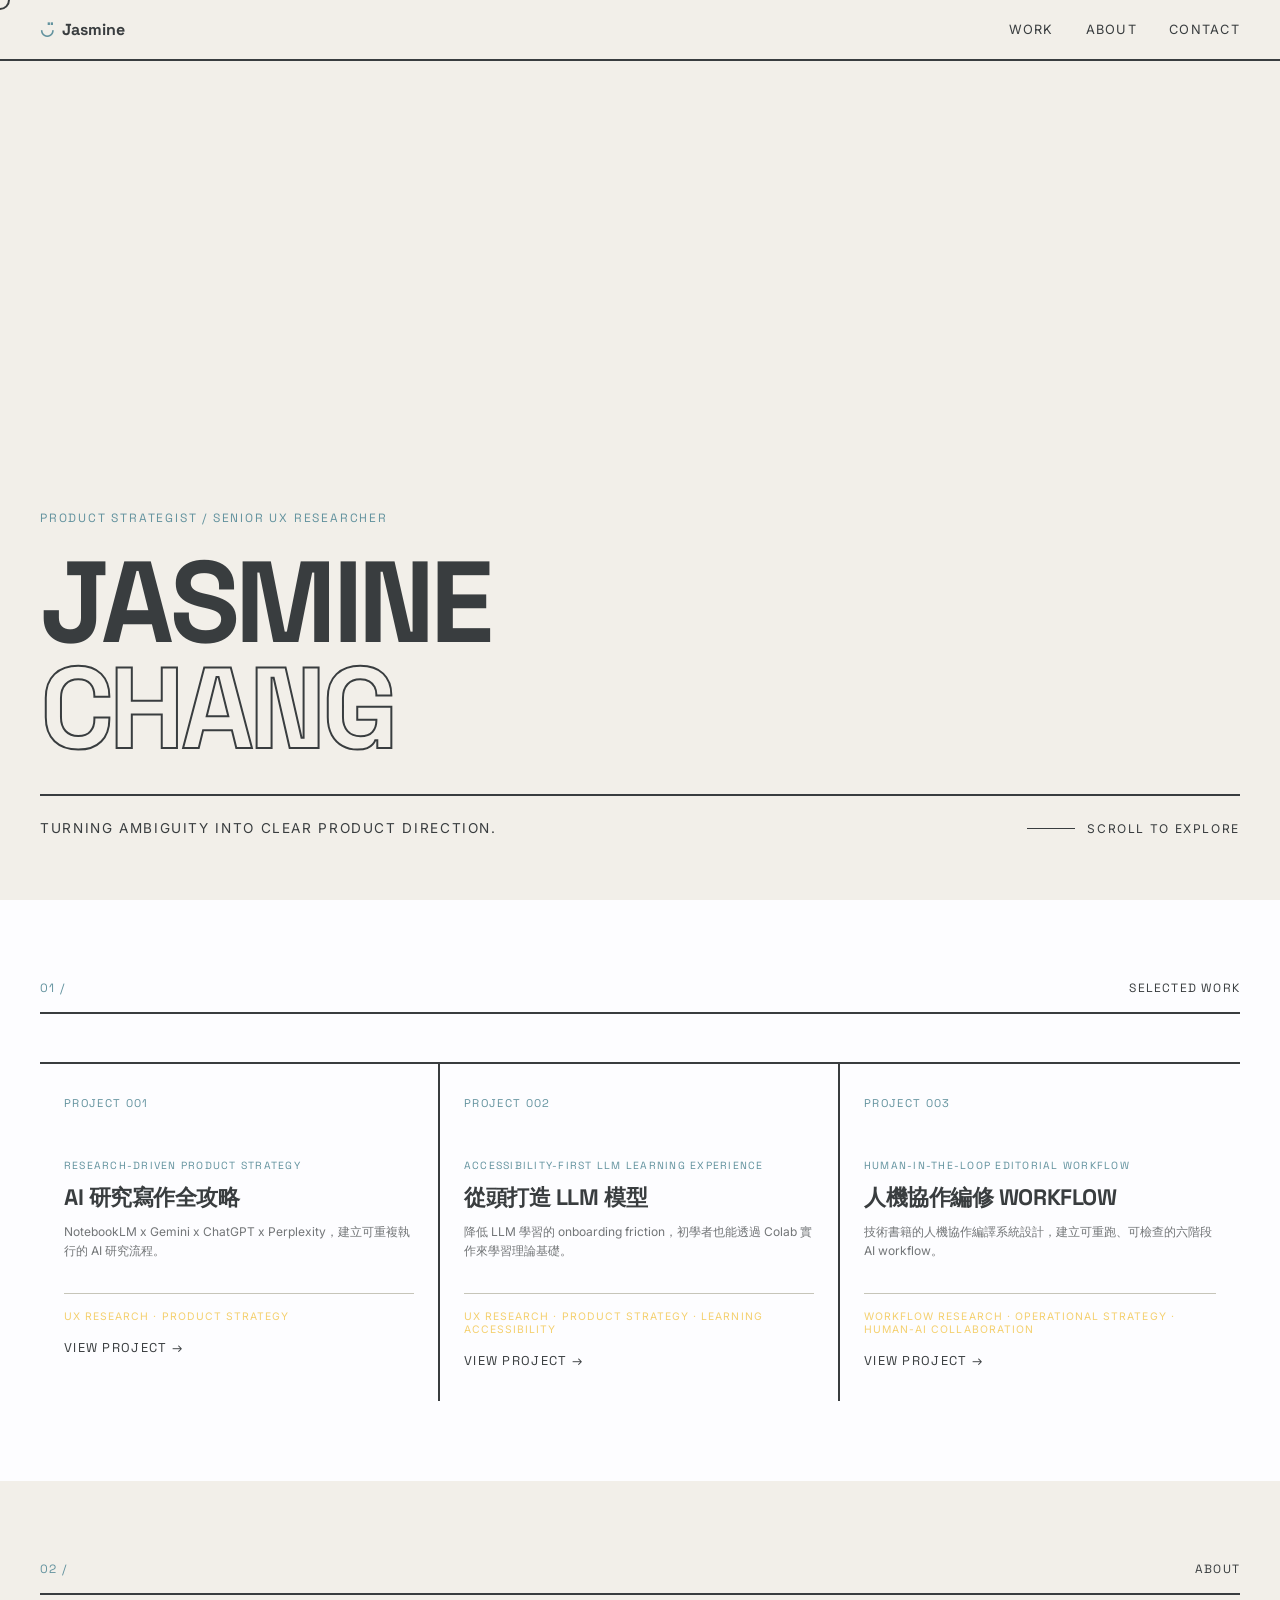
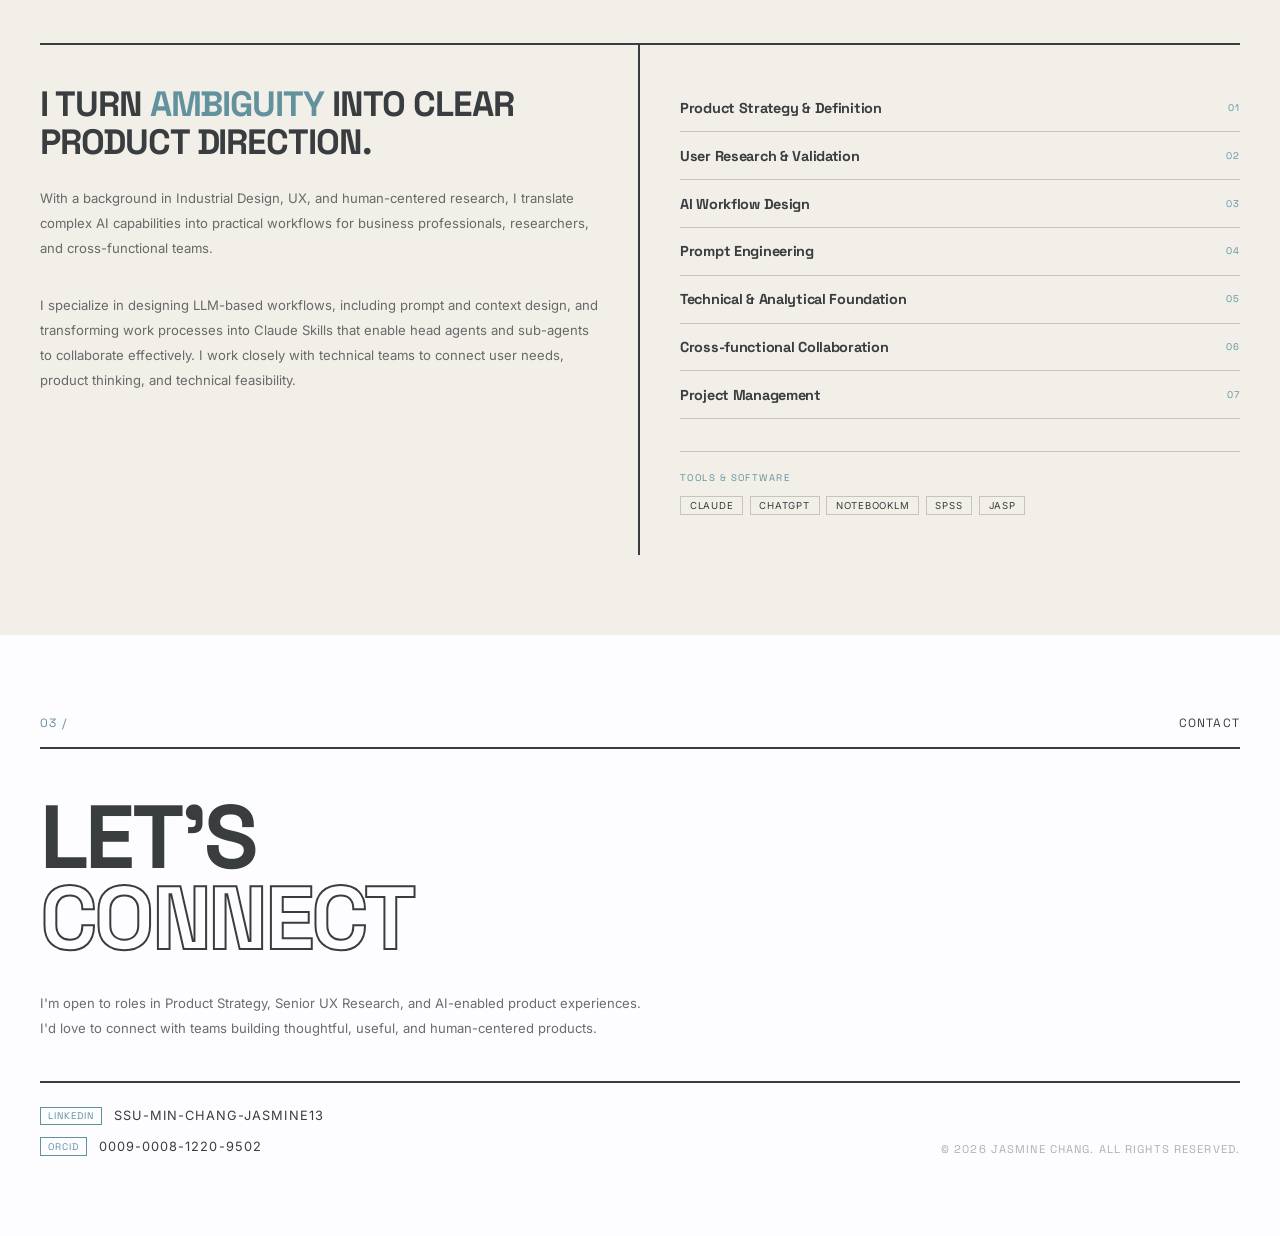
<file: index.html>
<!DOCTYPE html>
<html lang="en">
<head>
<meta charset="UTF-8"/>
<meta name="viewport" content="width=device-width, initial-scale=1.0"/>
<title>Jasmine Chang</title>
<meta name="description" content="Portfolio of Jasmine Chang — Product Strategist and Senior UX Researcher specializing in AI workflow design and human-centered product experiences.">
<link rel="preconnect" href="https://fonts.googleapis.com">
<link rel="preconnect" href="https://fonts.gstatic.com" crossorigin>
<link href="https://fonts.googleapis.com/css2?family=Inter:wght@400;500;700;900&family=Space+Grotesk:wght@400;500;700&display=swap" rel="stylesheet">
<link rel="stylesheet" href="style.css">
</head>
<body>
<!-- Custom cursor element. The movement is controlled in script.js. -->
<div id="cursor"></div>
<!-- Fixed top navigation. The links jump to sections by id, e.g. href="#work". -->
<nav>
  <div class="nav-logo"><span class="text-logo">◡̈</span> Jasmine</div>
  <div class="nav-links">
    <a href="#work">Work</a>
    <a href="#about">About</a>
    <a href="#contact">Contact</a>
  </div>
</nav>

<!-- HERO: first screen visitors see. Edit your positioning statement and name here. -->
<section id="hero">
  <p class="hero-tag">Product Strategist / Senior UX Researcher</p>
  <h1 class="hero-title">
    <span>Jasmine</span>
    <span class="outline">Chang</span>
  </h1>
  <div class="hero-sub">
    <span>Turning ambiguity into clear product direction.</span>
    <div class="hero-scroll"><div class="scroll-line"></div><span>Scroll to explore</span></div>
  </div>
</section>

<!-- WORK: project cards. Cards use data-modal-index; click/keydown is bound in script.js. -->
<section id="work">
  <div class="section-header">
    <span class="section-num">01 /</span>
    <span class="section-title-label">Selected Work</span>
  </div>
  <div class="projects-grid">
    <div class="project-card reveal" data-modal-index="0" role="button" tabindex="0">
      <div class="proj-num">Project 001</div>
      <div class="proj-capability">Research-Driven Product Strategy</div>
      <div class="proj-name">AI 研究寫作全攻略</div>
      <div class="proj-desc">NotebookLM x Gemini x ChatGPT x Perplexity，建立可重複執行的 AI 研究流程。</div>
      <div class="proj-border">
        <div class="proj-tags">UX Research · Product Strategy</div>
        <div class="proj-arrow">View Project →</div>
      </div>
    </div>
    <div class="project-card reveal" data-modal-index="1" role="button" tabindex="0">
      <div class="proj-num">Project 002</div>
      <div class="proj-capability">Accessibility-First LLM Learning Experience</div>
      <div class="proj-name">從頭打造 LLM 模型</div>
      <div class="proj-desc">降低 LLM 學習的 onboarding friction，初學者也能透過 Colab 實作來學習理論基礎。</div>
      <div class="proj-border">
        <div class="proj-tags">UX Research · Product Strategy · Learning Accessibility</div>
        <div class="proj-arrow">View Project →</div>
      </div>
    </div>
    <div class="project-card reveal" data-modal-index="2" role="button" tabindex="0">
      <div class="proj-num">Project 003</div>
      <div class="proj-capability">Human-in-the-loop Editorial Workflow</div>
      <div class="proj-name">人機協作編修 workflow</div>
      <div class="proj-desc">技術書籍的人機協作編譯系統設計，建立可重跑、可檢查的六階段 AI workflow。</div>
      <div class="proj-border">
        <div class="proj-tags">Workflow Research · Operational Strategy · Human-AI Collaboration</div>
        <div class="proj-arrow">View Project →</div>
      </div>
    </div>
  </div>
</section>

<!-- ABOUT: your professional summary, core skills, and tools. -->
<section id="about">
  <div class="section-header">
    <span class="section-num">02 /</span>
    <span class="section-title-label">About</span>
  </div>
  <div class="about-grid">
    <div class="about-left reveal">
      <div class="about-big">I turn <span class="accent">ambiguity</span> into clear product direction.</div>
      <p class="about-body">With a background in Industrial Design, UX, and human-centered research, I translate complex AI capabilities into practical workflows for business professionals, researchers, and cross-functional teams.</p>
      <p class="about-body about-body-spaced">I specialize in designing LLM-based workflows, including prompt and context design, and transforming work processes into Claude Skills that enable head agents and sub-agents to collaborate effectively. I work closely with technical teams to connect user needs, product thinking, and technical feasibility.</p>
    </div>
    <div class="about-right reveal">
      <ul class="skills-list">
        <li><span class="skill-name">Product Strategy &amp; Definition</span><span class="skill-num">01</span></li>
        <li><span class="skill-name">User Research &amp; Validation</span><span class="skill-num">02</span></li>
        <li><span class="skill-name">AI Workflow Design</span><span class="skill-num">03</span></li>
        <li><span class="skill-name">Prompt Engineering</span><span class="skill-num">04</span></li>
        <li><span class="skill-name">Technical &amp; Analytical Foundation</span><span class="skill-num">05</span></li>
        <li><span class="skill-name">Cross-functional Collaboration</span><span class="skill-num">06</span></li>
        <li><span class="skill-name">Project Management</span><span class="skill-num">07</span></li>
      </ul>
      <div class="tools-block">
        <div class="tools-label">Tools &amp; Software</div>
        <div class="tools-chips">
          <span class="m-chip">Claude</span><span class="m-chip">ChatGPT</span><span class="m-chip">NotebookLM</span><span class="m-chip">SPSS</span><span class="m-chip">JASP</span>
        </div>
      </div>
    </div>
  </div>
</section>

<!-- CONTACT: external links. Use rel="noopener noreferrer" for links opened in a new tab. -->
<section id="contact">
  <div class="section-header">
    <span class="section-num">03 /</span>
    <span class="section-title-label">Contact</span>
  </div>
  <div class="contact-big reveal"><div>Let's</div><div class="outline">Connect</div></div>
  <div class="reveal contact-intro">
    <p class="contact-intro-text">I'm open to roles in Product Strategy, Senior UX Research, and AI-enabled product experiences.</p>
    <p class="contact-intro-text">I'd love to connect with teams building thoughtful, useful, and human-centered products.</p>
  </div>
  <div class="contact-row reveal">
    <div class="contact-links-col">
      <a href="https://www.linkedin.com/in/ssu-min-chang-jasmine13" target="_blank" rel="noopener noreferrer" class="contact-link"><span class="contact-badge">LinkedIn</span>ssu-min-chang-jasmine13</a>
      <a href="https://orcid.org/0009-0008-1220-9502" target="_blank" rel="noopener noreferrer" class="contact-link"><span class="contact-badge">ORCID</span>0009-0008-1220-9502</a>
    </div>
    <div class="contact-copy">© 2026 Jasmine Chang. All rights reserved.</div>
  </div>
</section>

<!-- MODAL CONTAINER: starts empty; script.js fills #modal-box with the selected project. -->
<div class="modal-overlay" id="modal">
  <div class="modal" id="modal-box"></div>
</div>

<script src="script.js"></script>
</body>
</html>
</file>
<file: style.css>
/*
  style.css
  -----------------------------
  This file controls the visual design of the portfolio.
  
  How to read this file:
  1. :root stores global design tokens such as colors and fonts.
  2. Styles are grouped by page/module: nav, hero, work cards, modal, product block, about, contact.
  3. Default desktop/shared styles come first. Mobile overrides live at the bottom in @media(max-width:768px).
  4. When possible, use reusable class names instead of inline style attributes in JavaScript.
  
  Common things to edit:
  - Colors: change the CSS variables in :root.
  - Spacing: look for padding, margin, and gap.
  - Typography: look for font-size, line-height, font-weight, and letter-spacing.
  - Mobile layout: edit the @media block near the bottom.
*/

/* Reset: removes browser default spacing and makes sizing easier to predict. */

*{
  margin:0;
  padding:0;
  box-sizing:border-box;
}

/* Design tokens: change these values to update colors/fonts across the site. */

:root{
  /* Brand color palette */
  --black:#393D3F;
  --white:#FDFDFF;
  --warm:#F2EFE9;
  --accent:#62929E;
  --accent2:#546A7B;
  --orange:#F4D06F;
  --divider:#C6C5B9;
  /* Semantic colors */
  --text:var(--black);
  --surface:var(--white);
  --surface-warm:var(--warm);
  --primary:var(--accent2);
  --primary-soft:var(--accent);
  --highlight:var(--orange);
  /* Borders */
  --border:2px solid var(--text);
  --border-light:1px solid var(--divider);
  /* Typography */
  --display:'Space Grotesk', 'Helvetica Neue', Arial, sans-serif;
  --body:'Inter', 'Helvetica Neue', Arial, sans-serif;
  /* Typography scale */
  --text-3xs:.55rem;
  --text-2xs:.58rem;
  --text-xs:.6rem;
  --text-sm:.65rem;
  --text-sm-plus:.68rem;
  --text-md:.7rem;
  --text-md-plus:.72rem;
  --text-label:.75rem;
  --text-body-sm:.78rem;
  --text-body:.8rem;
  --text-body-lg:.82rem;
  --text-subtitle:.85rem;
  --text-lg:.9rem;
  --text-xl:.95rem;
  --text-2xl:1rem;
  --text-2xl-plus:1.1rem;
  --text-project-title:1.4rem;
  --text-modal-title-mobile:1.65rem;
  --text-outcome:2rem;
  /* Transparent / supporting color tokens */
  --overlay-dark:rgba(57,61,63,.8);
  --line-subtle:rgba(57,61,63,.08);
  --line-neutral:rgba(0,0,0,.1);
  --line-on-primary:rgba(255,255,255,.1);
  --hover-text-muted:rgba(255,255,255,.6);
  --hover-border-muted:rgba(255,255,255,.3);
  --highlight-border:#D4AA3A;
  --highlight-text:#5A4200;
}

/* Global page base styles. */

body{
  background:var(--surface-warm);
  color:var(--text);
  font-family:var(--body);
  cursor:none;
  overflow-x:hidden;
}

/* Custom desktop cursor. It is hidden on mobile in the media query. */

#cursor{
  position:fixed;
  width:20px;
  height:20px;
  border:2px solid var(--text);
  border-radius:50%;
  pointer-events:none;
  transform:translate(-50%,-50%);
  transition:width .15s,height .15s,background .15s;
  z-index:9999;
}

#cursor.hover{
  width:40px;
  height:40px;
  background:var(--primary-soft);
  border-color:var(--primary-soft);
  opacity:.5;
}

/* Top navigation bar. It is fixed so it stays visible while scrolling. */

nav{
  position:fixed;
  top:0;
  left:0;
  right:0;
  padding:1.2rem 2.5rem;
  display:flex;
  justify-content:space-between;
  align-items:center;
  border-bottom:var(--border);
  background:var(--surface-warm);
  z-index:100;
}

.nav-logo{
  font-family:var(--display);
  font-size:var(--text-2xl);
  font-weight:700;
}

.text-logo{
  letter-spacing:0;
  margin-right:.25rem;
  color:var(--primary-soft);
}

.nav-links{
  display:flex;
  gap:2rem;
}

.nav-links a{
  font-family:var(--body);
  font-size:var(--text-body);
  text-decoration:none;
  color:var(--text);
  text-transform:uppercase;
  letter-spacing:.1em;
  cursor:none;
}

.nav-links a:hover{
  color:var(--primary-soft);
}

section{
  padding:0 2.5rem;
}

/* Hero section: first-screen layout and spacing. */

#hero{
  min-height:100vh;
  display:flex;
  flex-direction:column;
  justify-content:flex-end;
  padding-bottom:4rem;
  background:var(--surface-warm);
}

.hero-tag{
  font-family:var(--display);
  font-size:var(--text-label);
  text-transform:uppercase;
  letter-spacing:.15em;
  color:var(--primary-soft);
  margin-bottom:1.5rem;
  margin-top:6rem;
}

.hero-title{
  font-family:var(--display);
  font-size:clamp(3.5rem,9vw,9rem);
  line-height:.92;
  font-weight:700;
  letter-spacing:-.04em;
  text-transform:uppercase;
  margin-bottom:2rem;
}

.hero-title span{
  display:block;
}

.hero-title .outline{
  -webkit-text-stroke:2px var(--text);
  color:transparent;
}

.hero-sub{
  font-family:var(--body);
  font-size:var(--text-subtitle);
  text-transform:uppercase;
  letter-spacing:.12em;
  border-top:var(--border);
  padding-top:1.5rem;
  display:flex;
  justify-content:space-between;
  align-items:center;
}

.scroll-line{
  width:3rem;
  height:1px;
  background:var(--text);
}

.hero-scroll{
  display:flex;
  align-items:center;
  gap:.75rem;
  font-size:var(--text-label);
}

/* Work section: project card grid. */

#work{
  padding-top:5rem;
  padding-bottom:5rem;
  background:var(--surface);
}

.section-header{
  display:flex;
  justify-content:space-between;
  align-items:baseline;
  margin-bottom:3rem;
  padding-bottom:1rem;
  border-bottom:var(--border);
}

.section-num{
  font-family:var(--display);
  font-size:var(--text-label);
  color:var(--primary-soft);
  text-transform:uppercase;
  letter-spacing:.1em;
}

.section-title-label{
  font-family:var(--display);
  font-size:var(--text-label);
  text-transform:uppercase;
  letter-spacing:.1em;
}

/* Desktop project layout: three columns. Mobile changes this to one column. */

.projects-grid{
  display:grid;
  grid-template-columns:repeat(3, 1fr);
  border-top:var(--border);
}

/* Project cards: clickable cards that open the modal. */

.project-card{
  border-right:var(--border);
  padding:2rem 1.5rem;
  cursor:none;
  position:relative;
  overflow:hidden;
  background:var(--surface);
}

.project-card:last-child{
  border-right:none;
}

.project-card::before{
  content:'';
  position:absolute;
  inset:0;
  background:var(--primary);
  transform:translateY(100%);
  transition:transform .35s cubic-bezier(.77,0,.18,1);
  z-index:0;
}

.project-card:hover::before{
  transform:translateY(0);
}

.project-card:focus-visible{
  outline:3px solid var(--highlight);
  outline-offset:4px;
}

.project-card:hover .proj-name,.project-card:hover .proj-capability,.project-card:hover .proj-desc{
  color:var(--surface);
}

.project-card:hover .proj-num{
  color:var(--hover-text-muted);
}

.project-card:hover .proj-border{
  border-color:var(--hover-border-muted);
}

.project-card:hover .proj-arrow{
  color:var(--surface);
}

.proj-num{
  font-family:var(--display);
  font-size:var(--text-md);
  letter-spacing:.12em;
  text-transform:uppercase;
  color:var(--primary-soft);
  position:relative;
  z-index:1;
  margin-bottom:3rem;
  transition:color .2s;
}

.proj-capability{
  font-family:var(--display);
  font-size:var(--text-sm);
  text-transform:uppercase;
  letter-spacing:.12em;
  color:var(--primary-soft);
  position:relative;
  z-index:1;
  margin-bottom:.75rem;
  line-height:1.5;
  transition:color .2s;
}

.proj-name{
  font-family:var(--display);
  font-size:var(--text-project-title);
  font-weight:900;
  text-transform:uppercase;
  letter-spacing:-.02em;
  line-height:1.1;
  position:relative;
  z-index:1;
  margin-bottom:.75rem;
  transition:color .2s;
}

.proj-desc{
  font-size:var(--text-label);
  line-height:1.6;
  position:relative;
  z-index:1;
  margin-bottom:2rem;
  opacity:.7;
  transition:color .2s;
}

.proj-border{
  border-top:1px solid var(--divider);
  padding-top:1rem;
  position:relative;
  z-index:1;
  transition:border-color .2s;
}

.proj-tags{
  font-size:var(--text-sm);
  text-transform:uppercase;
  letter-spacing:.1em;
  margin-bottom:1rem;
  color:var(--highlight);
  opacity:1;
}

.proj-arrow{
  font-family:var(--display);
  font-size:var(--text-body);
  text-transform:uppercase;
  letter-spacing:.1em;
  cursor:none;
  transition:color .2s;
}

/* Modal overlay: full-screen background behind the project detail window. */

.modal-overlay{
  position:fixed;
  inset:0;
  background:var(--overlay-dark);
  z-index:200;
  display:flex;
  align-items:center;
  justify-content:center;
  opacity:0;
  pointer-events:none;
  transition:opacity .3s;
}

.modal-overlay.active{
  opacity:1;
  pointer-events:all;
}

/* Modal box: scrollable project detail content. */

.modal{
  background:var(--surface);
  border:var(--border);
  width:min(720px,92vw);
  max-height:85vh;
  overflow-y:auto;
  transform:translateY(20px);
  transition:transform .3s;
}

.modal-overlay.active .modal{
  transform:translateY(0);
}

.modal-topbar{
  padding:1.2rem 1.5rem;
  border-bottom:var(--border);
  display:flex;
  justify-content:space-between;
  align-items:center;
  position:sticky;
  top:0;
  background:var(--surface);
  z-index:10;
}

.modal-proj-num{
  font-family:var(--display);
  font-size:var(--text-sm);
  text-transform:uppercase;
  letter-spacing:.15em;
  color:var(--primary-soft);
}

.modal-close{
  font-size:var(--text-md);
  cursor:none;
  background:none;
  font-family:var(--display);
  color:var(--text);
  padding:.3rem .7rem;
  border:1px solid var(--text);
  text-transform:uppercase;
  letter-spacing:.08em;
}

.modal-close:hover{
  background:var(--text);
  color:var(--surface);
}

.modal-hero{
  padding:2rem 1.5rem;
  border-bottom:1px solid var(--divider);
}

.modal-name{
  font-family:var(--display);
  font-size:clamp(1.6rem,4vw,2.8rem);
  font-weight:900;
  text-transform:uppercase;
  letter-spacing:-.04em;
  line-height:.95;
  margin-bottom:1rem;
}

.modal-subtitle{
  font-size:var(--text-body-sm);
  opacity:.6;
  line-height:1.6;
}

.m-tag{
  font-family:var(--body);
  font-size:var(--text-xs);
  text-transform:uppercase;
  letter-spacing:.1em;
  padding:.25rem .6rem;
  border:1px solid var(--text);
}

.m-tag.hi{
  background:var(--primary);
  border-color:var(--primary);
  color:var(--surface);
}

.tldr-block{
  margin:1.5rem 1.5rem .75rem;
  border:var(--border);
  background:var(--primary);
  color:var(--surface);
  padding:1.5rem;
}

.tldr-label{
  font-family:var(--display);
  font-size:var(--text-xs);
  text-transform:uppercase;
  letter-spacing:.15em;
  color:var(--highlight);
  margin-bottom:1rem;
}

.tldr-grid{
  display:grid;
  grid-template-columns:1fr 1fr;
  gap:1rem;
}

.tldr-key{
  font-family:var(--display);
  font-size:var(--text-xs);
  text-transform:uppercase;
  letter-spacing:.1em;
  opacity:.5;
  margin-bottom:.3rem;
}

.tldr-val{
  font-family:var(--body);
  font-size:var(--text-body-sm);
  line-height:1.6;
}

.tldr-val.accent{
  color:var(--highlight);
}

.flow-block{
  margin:0 1.5rem 1.5rem;
  border:var(--border);
  padding:1.5rem;
}

.flow-label{
  font-family:var(--display);
  font-size:var(--text-xs);
  text-transform:uppercase;
  letter-spacing:.15em;
  color:var(--primary-soft);
  margin-bottom:1.25rem;
}

.flow-steps{
  display:flex;
  flex-direction:column;
  align-items:stretch;
}

.flow-step{
  border:1px solid var(--divider);
  padding:.85rem 1.25rem;
  display:flex;
  align-items:baseline;
  gap:1rem;
  background:var(--surface-warm);
}

.flow-step-tag{
  font-family:var(--display);
  font-size:var(--text-xs);
  text-transform:uppercase;
  letter-spacing:.12em;
  color:var(--surface);
  background:var(--primary);
  padding:.2rem .55rem;
  white-space:nowrap;
  flex-shrink:0;
}

.flow-step-body{
  font-family:var(--body);
  font-size:var(--text-body-sm);
  line-height:1.6;
  color:var(--text);
}

.flow-arrow{
  text-align:center;
  font-size:var(--text-2xl);
  color:var(--primary-soft);
  padding:.3rem 0;
  line-height:1;
}

.modal-sections{
  padding:0 1.5rem 2rem;
}

.m-section{
  border-top:1px solid var(--divider);
  padding:1.5rem 0;
}

.m-section:first-child{
  border-top:none;
  padding-top:.5rem;
}

.m-sec-label{
  font-family:var(--display);
  font-size:var(--text-xs);
  text-transform:uppercase;
  letter-spacing:.15em;
  color:var(--primary-soft);
  margin-bottom:.5rem;
}

.m-sec-title{
  font-family:var(--display);
  font-size:var(--text-2xl);
  font-weight:900;
  text-transform:uppercase;
  letter-spacing:-.02em;
  margin-bottom:.75rem;
}

.m-body{
  font-size:var(--text-body-sm);
  line-height:1.85;
  opacity:.75;
}

.m-chips{
  display:flex;
  flex-wrap:wrap;
  gap:.4rem;
  margin-top:.5rem;
}

.m-chip{
  font-size:var(--text-xs);
  text-transform:uppercase;
  letter-spacing:.08em;
  padding:.2rem .55rem;
  border:1px solid var(--divider);
}

.collaboration-grid {
  display: grid;
  grid-template-columns: repeat(3, 1fr);
  gap: .6rem;
  margin-top: .75rem;
}

.outcome-grid {
  display: grid;
  gap: .6rem;
  margin-top: .5rem;
}

.outcome-grid-2 {
  grid-template-columns: repeat(2, 1fr);
}

.outcome-grid-3 {
  grid-template-columns: repeat(3, 1fr);
}

.m-bullet-list{
  list-style:none;
  margin-top:.75rem;
}

.m-bullet-list li{
  font-size:var(--text-body-sm);
  line-height:1.7;
  padding:.5rem 0;
  border-bottom:1px solid var(--line-subtle);
  display:flex;
  gap:.75rem;
}

.m-bullet-list li::before{
  content:"—";
  color:var(--primary-soft);
  flex-shrink:0;
}

.bullet-text{
  font-size:var(--text-body-sm);
  line-height:1.7;
  margin-bottom:.3rem;
}

.outcome-big{
  font-family:var(--display);
  font-size:var(--text-outcome);
  font-weight:900;
  color:var(--primary-soft);
  letter-spacing:-.04em;
  margin:.5rem 0 .25rem;
}

.outcome-sub{
  font-family:var(--display);
  font-size:var(--text-md-plus);
  opacity:.6;
  text-transform:uppercase;
  letter-spacing:.1em;
}

/*
  Product section inside modal.
  Management rule:
  - Keep product-related visual rules here, not inside script.js.
  - Use object-fit: contain so book covers are never cropped.
  - Adjust width/height here when the cover feels too large or too small.
*/

.product-panel{
  display:grid;
  grid-template-columns:auto auto;
  gap:1rem;
  align-items:center;
  justify-content:start;
  margin-top:.75rem;
}

.product-cover{
  background:var(--surface);
  padding:1.25rem;
  display:flex;
  align-items:center;
  justify-content:center;
  min-height:200px;
}

.product-cover img{
  width:100%;
  max-width:150px;
  height:auto;
  object-fit:contain;
  display:block;
}

.product-info{
  background:var(--surface-warm);
  border:var(--border-light);
  padding:1.25rem 1.4rem;
  display:flex;
  flex-direction:column;
  justify-content:flex-start;
  max-width:520px;
}

.product-title{
  font-family:var(--display);
  font-size:var(--text-project-title);
  font-weight:900;
  line-height:1.35;
  letter-spacing:-.01em;
  text-transform:none;
  margin-bottom:.6rem;
}

.product-subtitle {
  font-family: var(--display);
  font-size: var(--text-sm);
  font-weight: 700;
  line-height: 1.5;
  color: var(--primary-soft);
  margin-bottom: .25rem;
}

.product-desc{
  font-size:var(--text-body-sm);
  line-height:1.8;
  opacity:.72;
  margin-top: .2rem;
  padding-top: .85rem;
  border-top: 2px solid var(--surface);
  margin-bottom:1rem;
}

.product-links{
  display:flex;
  flex-wrap:wrap;
  gap:.5rem;
  justify-content:flex-end;
}

.product-link{
  display:inline-flex;
  align-items:center;
  justify-content:center;
  gap:.4rem;
  width:max-content;
  font-family:var(--display);
  font-size:var(--text-md-plus);
  font-weight:700;
  letter-spacing:.08em;
  color:var(--text);
  text-decoration:none;
  padding:.55rem .9rem;
  border:1.5px solid var(--primary);
  background:var(--highlight);
  transition:background .15s ease, color .15s ease, transform .15s ease;
}

.product-link:hover{
  background:var(--primary);
  color:var(--surface);
  transform:translateY(-1px);
}

/* About section: two-column desktop layout. */

#about{
  padding-top:5rem;
  padding-bottom:5rem;
  background:var(--surface-warm);
}

.about-grid{
  display:grid;
  grid-template-columns:1fr 1fr;
  border-top:var(--border);
}

.about-left{
  padding:2.5rem 2.5rem 2.5rem 0;
  border-right:var(--border);
}

.about-right{
  padding:2.5rem 0 2.5rem 2.5rem;
}

.about-big{
  font-family:var(--display);
  font-size:clamp(1.4rem,3vw,2.2rem);
  font-weight:900;
  text-transform:uppercase;
  line-height:1.1;
  letter-spacing:-.03em;
  margin-bottom:1.5rem;
}

.about-big .accent{
  color:var(--primary-soft);
}

.about-body{
  font-size:var(--text-body-lg);
  line-height:1.9;
  opacity:.75;
}

.about-body-spaced{
  margin-top:2rem;
}

.skills-list{
  list-style:none;
}

.skills-list li{
  padding:.9rem 0;
  border-bottom:1px solid var(--divider);
  display:flex;
  justify-content:space-between;
  align-items:center;
}

.skill-name{
  font-family:var(--display);
  font-size:var(--text-lg);
  font-weight:900;
  letter-spacing:-.02em;
}

.skill-num{
  font-family:var(--display);
  font-size:var(--text-xs);
  color:var(--primary-soft);
  letter-spacing:.1em;
}

/* Contact section and external links. */

#contact{
  padding-top:5rem;
  padding-bottom:5rem;
  background:var(--surface);
}

.contact-big{
  font-family:var(--display);
  font-size:clamp(2.5rem,7vw,7rem);
  font-weight:900;
  text-transform:uppercase;
  line-height:.9;
  letter-spacing:-.04em;
  margin-bottom:2rem;
}

.contact-big .outline{
  -webkit-text-stroke:2px var(--text);
  color:transparent;
}

.contact-row{
  display:flex;
  justify-content:space-between;
  align-items:flex-end;
  border-top:var(--border);
  padding-top:1.5rem;
}

.contact-link{
  color:var(--text);
  text-decoration:none;
  font-size:var(--text-body);
  text-transform:uppercase;
  letter-spacing:.08em;
  cursor:none;
  display:flex;
  align-items:center;
  gap:.75rem;
}

.contact-link:hover{
  color:var(--primary-soft);
}

.contact-badge{
  font-size:var(--text-xs);
  color:var(--primary-soft);
  border:1px solid var(--primary-soft);
  padding:.15rem .45rem;
  letter-spacing:.1em;
  font-family:var(--display);
}

.contact-copy{
  font-size:var(--text-md);
  text-transform:uppercase;
  letter-spacing:.1em;
  opacity:.4;
  font-family:var(--display);
}

/* Reveal animation: elements fade in when IntersectionObserver adds .visible in script.js. */

.reveal{
  opacity:0;
  transform:translateY(30px);
  transition:opacity .6s,transform .6s;
}

.reveal.visible{
  opacity:1;
  transform:none;
}

/* Tools block inside About section (replaces inline styles). */

.tools-block {
  margin-top: 2rem;
  padding-top: 1.25rem;
  border-top: 1px solid var(--divider);
}

.tools-label {
  font-family: var(--display);
  font-size: var(--text-xs);
  text-transform: uppercase;
  letter-spacing: .15em;
  color: var(--accent);
  margin-bottom: .75rem;
}

.tools-chips {
  display: flex;
  flex-wrap: wrap;
  gap: .4rem;
}

/* Contact intro text block (replaces inline styles). */

.contact-intro {
  margin-bottom: 2.5rem;
}

.contact-intro-text {
  font-size: .82rem;
  line-height: 1.9;
  opacity: .75;
  word-break: keep-all;
}

/* Contact links column (replaces inline styles). */

.contact-links-col {
  display: flex;
  flex-direction: column;
  gap: .75rem;
}

/*
  ─── Modal component classes ───────────────────────────────────────────────────
  These replace the inline styles that used to be generated inside script.js.
  Editing rule: change visual appearance here; keep script.js for content only.
*/

/* Positioning / strategy translation block */

.positioning-text{
  font-family:var(--display);
  font-size:var(--text-lg);
  font-weight:700;
  line-height:1.5;
  color:var(--primary);
  border-left:3px solid var(--primary);
  padding:.75rem 1rem;
  background:var(--surface-warm);
  margin:.75rem 0;
}

/* Divider between "Strategy Translation" and "Design & Execution" */

.section-divider{
  display:flex;
  align-items:center;
  gap:.75rem;
  margin:1rem 0;
}

.section-divider-line{
  flex:1;
  height:1px;
  background:var(--divider);
}

.section-divider-label{
  font-family:var(--display);
  font-size:var(--text-xs);
  text-transform:uppercase;
  letter-spacing:.12em;
  color:var(--primary-soft);
  white-space:nowrap;
}

/* Design principles grid */

.principles-grid{
  display:grid;
  grid-template-columns:repeat(2, 1fr);
  gap:.6rem;
  margin-top:.75rem;
}

.principle-card{
  border:1px solid var(--divider);
  padding:.85rem 1rem;
  background:var(--surface-warm);
}

.principle-name{
  font-family:var(--display);
  font-size:var(--text-body-sm);
  font-weight:700;
  margin-bottom:.2rem;
}

.principle-sub{
  font-size:var(--text-xs);
  color:var(--primary-soft);
  margin-bottom:.4rem;
}

.principle-footer{
  font-size:var(--text-body-sm);
  line-height:1.7;
  opacity:.65;
  border-top:1px solid var(--divider);
  padding-top:.75rem;
  margin-top:.75rem;
}

/* Collaboration model cards */

.col-card{
  padding:.85rem 1rem;
  display:flex;
  flex-direction:column;
  gap:.35rem;
}

.col-card--neutral{
  border:1px solid var(--divider);
  background:var(--surface-warm);
}

.col-card--primary{
  border:1px solid var(--primary);
  background:var(--primary);
  color:var(--surface);
}

.col-card--highlight{
  border:1px solid var(--divider);
  background:var(--highlight);
}

.col-card-icon{
  font-family:var(--display);
  font-size:var(--text-2xl);
  font-weight:900;
  line-height:1;
  margin-bottom:.2rem;
}

.col-card--primary .col-card-icon{
  color:var(--highlight);
}

.col-card-name{
  font-family:var(--display);
  font-size:var(--text-body-sm);
  font-weight:700;
}

.col-card-sub{
  font-size:var(--text-xs);
  opacity:.65;
  margin-bottom:.2rem;
}

/* Keeps spacing even when col-card-sub is absent */
.col-card-sub-spacer{
  height:1.1em;
}

.col-card-item{
  font-size:var(--text-xs);
  line-height:1.6;
  opacity:.85;
}

.collaboration-notes{
  margin-top:.75rem;
  display:flex;
  flex-direction:column;
  gap:.4rem;
}

.collaboration-note{
  font-size:var(--text-body-sm);
  line-height:1.7;
  opacity:.65;
  padding-left:.85rem;
  border-left:2px solid var(--divider);
}

/* Shared infrastructure cards */

.infra-card{
  border:1px solid var(--divider);
  padding:.85rem 1rem;
  background:var(--surface-warm);
}

.infra-card-name{
  font-family:var(--display);
  font-size:var(--text-body-sm);
  font-weight:700;
  margin-bottom:.4rem;
}

/* Six-phase workflow list */

.phases-list{
  display:flex;
  flex-direction:column;
  margin-top:.75rem;
}

.phase-item{
  display:flex;
  gap:.75rem;
}

.phase-connector{
  display:flex;
  flex-direction:column;
  align-items:center;
  flex-shrink:0;
}

.phase-dot{
  width:1.6rem;
  height:1.6rem;
  border-radius:50%;
  background:var(--primary);
  color:var(--surface);
  font-family:var(--display);
  font-size:var(--text-xs);
  font-weight:700;
  display:flex;
  align-items:center;
  justify-content:center;
  flex-shrink:0;
}

.phase-line{
  width:2px;
  flex:1;
  background:var(--divider);
  min-height:.75rem;
}

.phase-content{
  padding-bottom:1rem;
  flex:1;
  padding-top:.15rem;
}

.phase-content--last{
  padding-bottom:0;
}

.phase-header{
  display:flex;
  align-items:baseline;
  flex-wrap:wrap;
  gap:.5rem;
  margin-bottom:.3rem;
}

.phase-title{
  font-family:var(--display);
  font-size:var(--text-body-sm);
  font-weight:700;
}

.phase-tool{
  font-size:var(--text-xs);
  color:var(--primary-soft);
  opacity:.8;
}

.phase-desc{
  font-size:var(--text-body-sm);
  line-height:1.7;
  opacity:.65;
}

/* Strategy execution cards */

.execution-grid{
  display:flex;
  flex-direction:column;
  gap:.6rem;
  margin-top:.75rem;
}

.execution-card{
  border:1px solid var(--divider);
  padding:.85rem 1rem;
  background:var(--surface-warm);
}

.execution-card-name{
  font-family:var(--display);
  font-size:var(--text-body-sm);
  font-weight:700;
  margin-bottom:.3rem;
}

.execution-card-body{
  font-size:var(--text-body-sm);
  line-height:1.7;
  opacity:.7;
  margin-bottom:.4rem;
}

/* Outcome groups */

.outcome-group{
  border:1px solid var(--divider);
  padding:.85rem 1rem;
  background:var(--surface-warm);
}

.outcome-group--hi{
  border-color:var(--primary);
  background:var(--primary);
  color:var(--surface);
}

.outcome-group-label{
  font-family:var(--display);
  font-size:var(--text-xs);
  font-weight:700;
  text-transform:uppercase;
  letter-spacing:.1em;
  color:var(--primary-soft);
  margin-bottom:.5rem;
}

.outcome-group-label--hi{
  color:var(--highlight);
}

.outcome-item{
  font-size:var(--text-body-sm);
  line-height:1.7;
  opacity:.8;
}

.outcome-item--hi{
  opacity:1;
}

.outcome-chip{
  font-size:var(--text-xs);
  padding:.2rem .55rem;
  border:1px solid var(--divider);
  opacity:.8;
}

.outcome-chip--hi{
  border-color:rgba(255,255,255,.35);
  opacity:1;
}

/* Role / tag groups */

.role-block{
  margin-top:1rem;
}

.role-block-label{
  font-family:var(--display);
  font-size:var(--text-xs);
  text-transform:uppercase;
  letter-spacing:.12em;
  color:var(--primary-soft);
  margin-bottom:.5rem;
}

.role-block-groups{
  display:flex;
  flex-direction:column;
  gap:.5rem;
}

.tag-group{
  display:flex;
  align-items:baseline;
  flex-wrap:wrap;
  gap:.4rem;
}

.tag-group-label{
  font-size:var(--text-xs);
  opacity:.5;
  letter-spacing:.06em;
  text-transform:uppercase;
  margin-right:.3rem;
  white-space:nowrap;
}

.tag-group-items{
  display:flex;
  flex-wrap:wrap;
  gap:.35rem;
}

/* Mobile overrides: these styles apply at 768px wide and below. */

@media (max-width:768px){
  body{
    cursor:auto;
  }

  #cursor{
    display:none;
  }

  nav{
    padding:.9rem 1rem;
  }

  .nav-logo{
    font-size:var(--text-body-sm);
    white-space:nowrap;
    flex-shrink:0;
  }

  .text-logo{
    margin-right:.18rem;
  }

  .nav-links{
    gap:.55rem;
    flex-shrink:1;
  }

  .nav-links a{
    font-size:var(--text-2xs);
    letter-spacing:.04em;
  }

  .projects-grid{
    grid-template-columns:1fr;
  }

  .project-card{
    border-right:none;
    border-bottom:var(--border);
    cursor:pointer;
  }

  .project-card:last-child{
    border-bottom:none;
  }

  .about-grid{
    grid-template-columns:1fr;
  }

  .about-left{
    border-right:none;
    border-bottom:var(--border);
    padding-right:0;
  }

  .about-right{
    padding-left:0;
  }

  .contact-row{
    flex-direction:column;
    align-items:flex-start;
    gap:2rem;
  }

  .contact-link{
    cursor:pointer;
  }

  .modal-overlay{
    align-items:center;
    padding:1rem;
  }

  .modal{
    width:100%;
    max-width:100%;
    max-height:82vh;
    overflow-y:auto;
    -webkit-overflow-scrolling:touch;
  }

  .modal-topbar{
    position:sticky;
    top:0;
    z-index:20;
    padding:1rem;
  }

  .modal-close{
    cursor:pointer;
    font-size:var(--text-md-plus);
    padding:.5rem .75rem;
  }

  .modal-hero{
    padding:1.4rem 1rem;
  }

  .modal-name{
    font-size:var(--text-modal-title-mobile);
    line-height:1.05;
  }

  .tldr-block{
    margin:1rem;
    padding:1rem;
  }

  .tldr-grid{
    grid-template-columns:1fr;
  }

  .flow-block{
    margin:0 1rem 1rem;
    padding:1rem;
  }

  .flow-step{
    flex-direction:column;
    align-items:flex-start;
    gap:.45rem;
  }

  .modal-sections{
    padding:0 1rem 1.5rem;
  }

  .collaboration-grid,
  .outcome-grid-2,
  .outcome-grid-3 {
    grid-template-columns: 1fr;
    gap: .9rem;
  }
  
  /* Mobile Product section: stack cover and details so the modal stays readable. */
  .product-panel{
    grid-template-columns:1fr;
    gap:.75rem;
    justify-items: center;
  }

  .product-cover{
    min-height:auto;
    padding:1.25rem;
  }

  .product-cover img{
    max-width:150px;
  }

  .product-info{
    padding:1.2rem;
    text-align:center;
  }

  .product-title{
    font-size:var(--text-2xl);
    line-height:1.6;
  }

  .product-subtitle {
  font-size: var(--text-sm);
  line-height: 1.5;
}

  .product-desc{
    font-size:var(--text-body-lg);
    line-height:1.75;
  }

  .product-links{
    justify-content:center;
  }

  #hero{
    min-height:82vh;
    min-height:82svh;
    padding-top:6rem;
    padding-bottom:3rem;
    justify-content:center;
  }

  .hero-tag{
    margin-top:0;
    margin-bottom:1.2rem;
    font-size:var(--text-sm-plus);
    line-height:1.5;
  }

  .hero-title{
    font-size:clamp(3.2rem,18vw,5rem);
    line-height:.95;
    margin-bottom:1.6rem;
  }

  .hero-sub{
    display:block;
    font-size:var(--text-md-plus);
    line-height:1.6;
  }

  .hero-scroll{
    margin-top:1rem;
  }

  .project-card{
    cursor:pointer;
    padding:1.8rem 1.2rem;
  }

  .project-card::before{
    display:none;
  }

  .proj-border{
    display:flex;
    justify-content:space-between;
    align-items:flex-end;
    gap:1rem;
  }

  .proj-arrow{
    font-size:var(--text-md);
    opacity:.9;
    white-space:nowrap;
  }

  .project-card:hover .proj-name,
  .project-card:hover .proj-capability,
  .project-card:hover .proj-desc,
  .project-card:hover .proj-num,
  .project-card:hover .proj-arrow{
    color:inherit;
  }

  .project-card:hover .proj-border{
    border-color:var(--divider);
  }

  .project-card:hover .proj-tags{
    color:var(--highlight);
  }

  /* Collapse all multi-column modal grids to single column on mobile */

  .principles-grid,
  .collaboration-grid,
  .outcome-grid-2,
  .outcome-grid-3{
    grid-template-columns:1fr;
  }

  /* Tighten phase connector spacing */

  .phase-dot{
    width:1.35rem;
    height:1.35rem;
    font-size:.6rem;
  }
}
</file>
